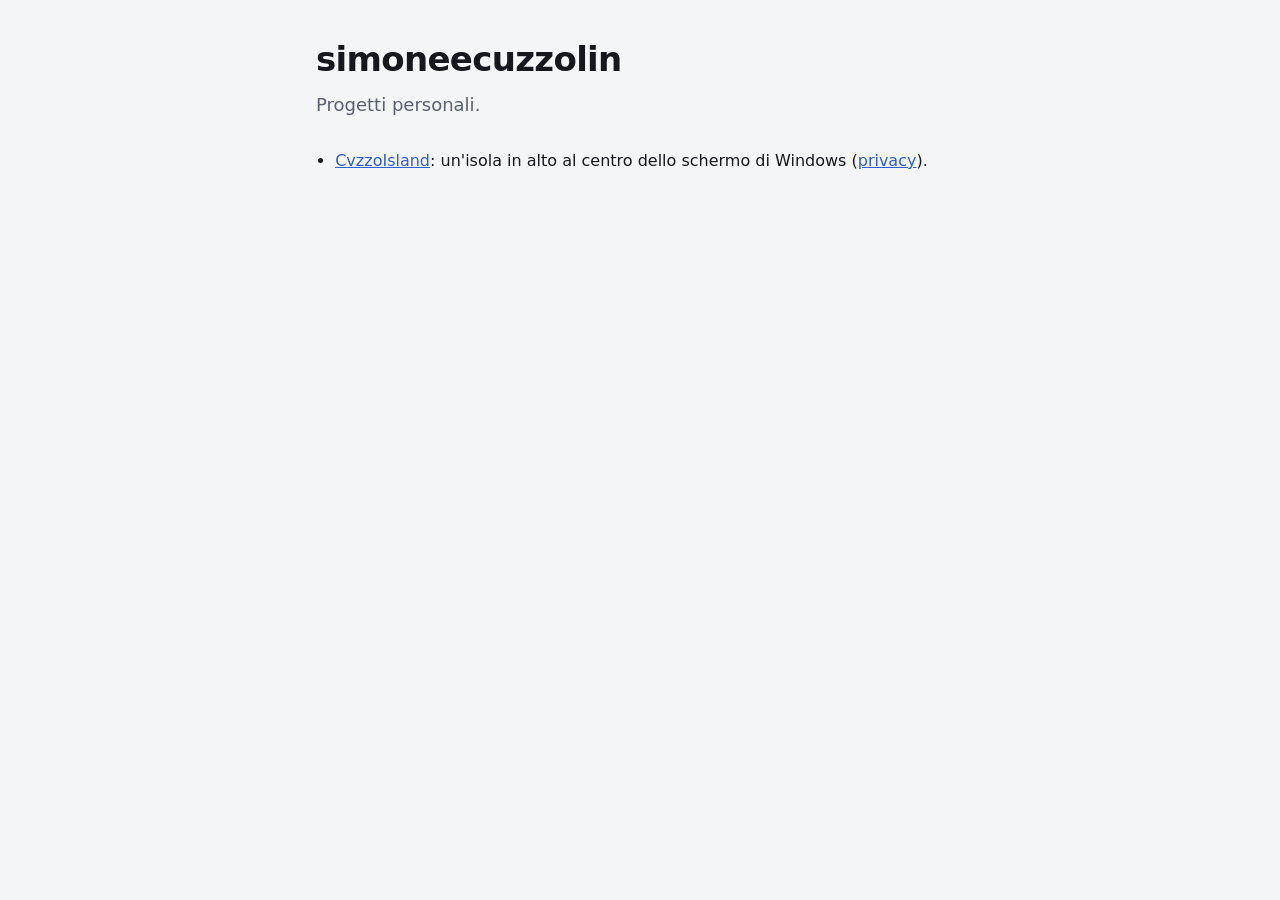
<file: index.html>
<!doctype html>
<html lang="it">
<head>
<meta charset="utf-8">
<meta name="viewport" content="width=device-width, initial-scale=1">
<title>simoneecuzzolin</title>
<link rel="stylesheet" href="cvzzoisland/style.css">
</head>
<body>
<main>
  <h1>simoneecuzzolin</h1>
  <p class="lead">Progetti personali.</p>
  <ul>
    <li><a href="cvzzoisland/">CvzzoIsland</a>: un'isola in alto al centro dello schermo di Windows (<a href="cvzzoisland/privacy.html">privacy</a>).</li>
  </ul>
</main>
</body>
</html>
</file>
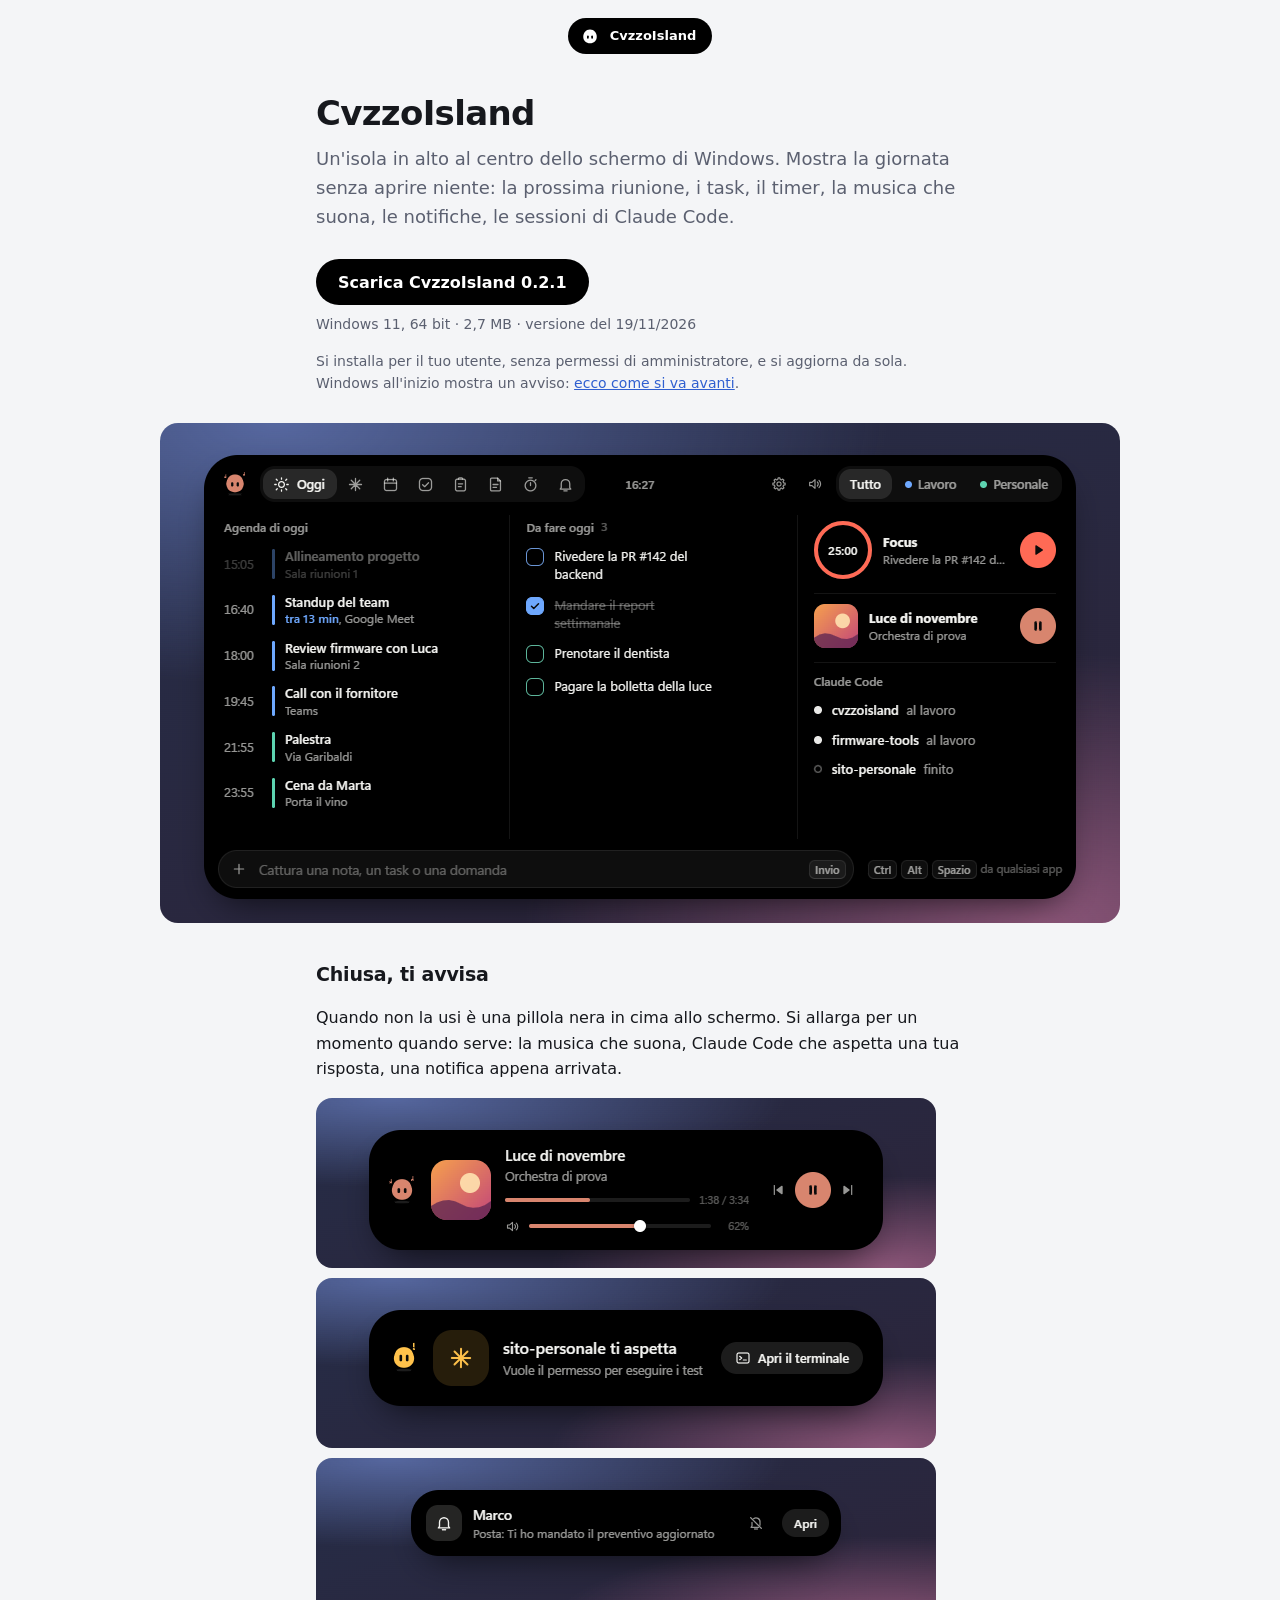
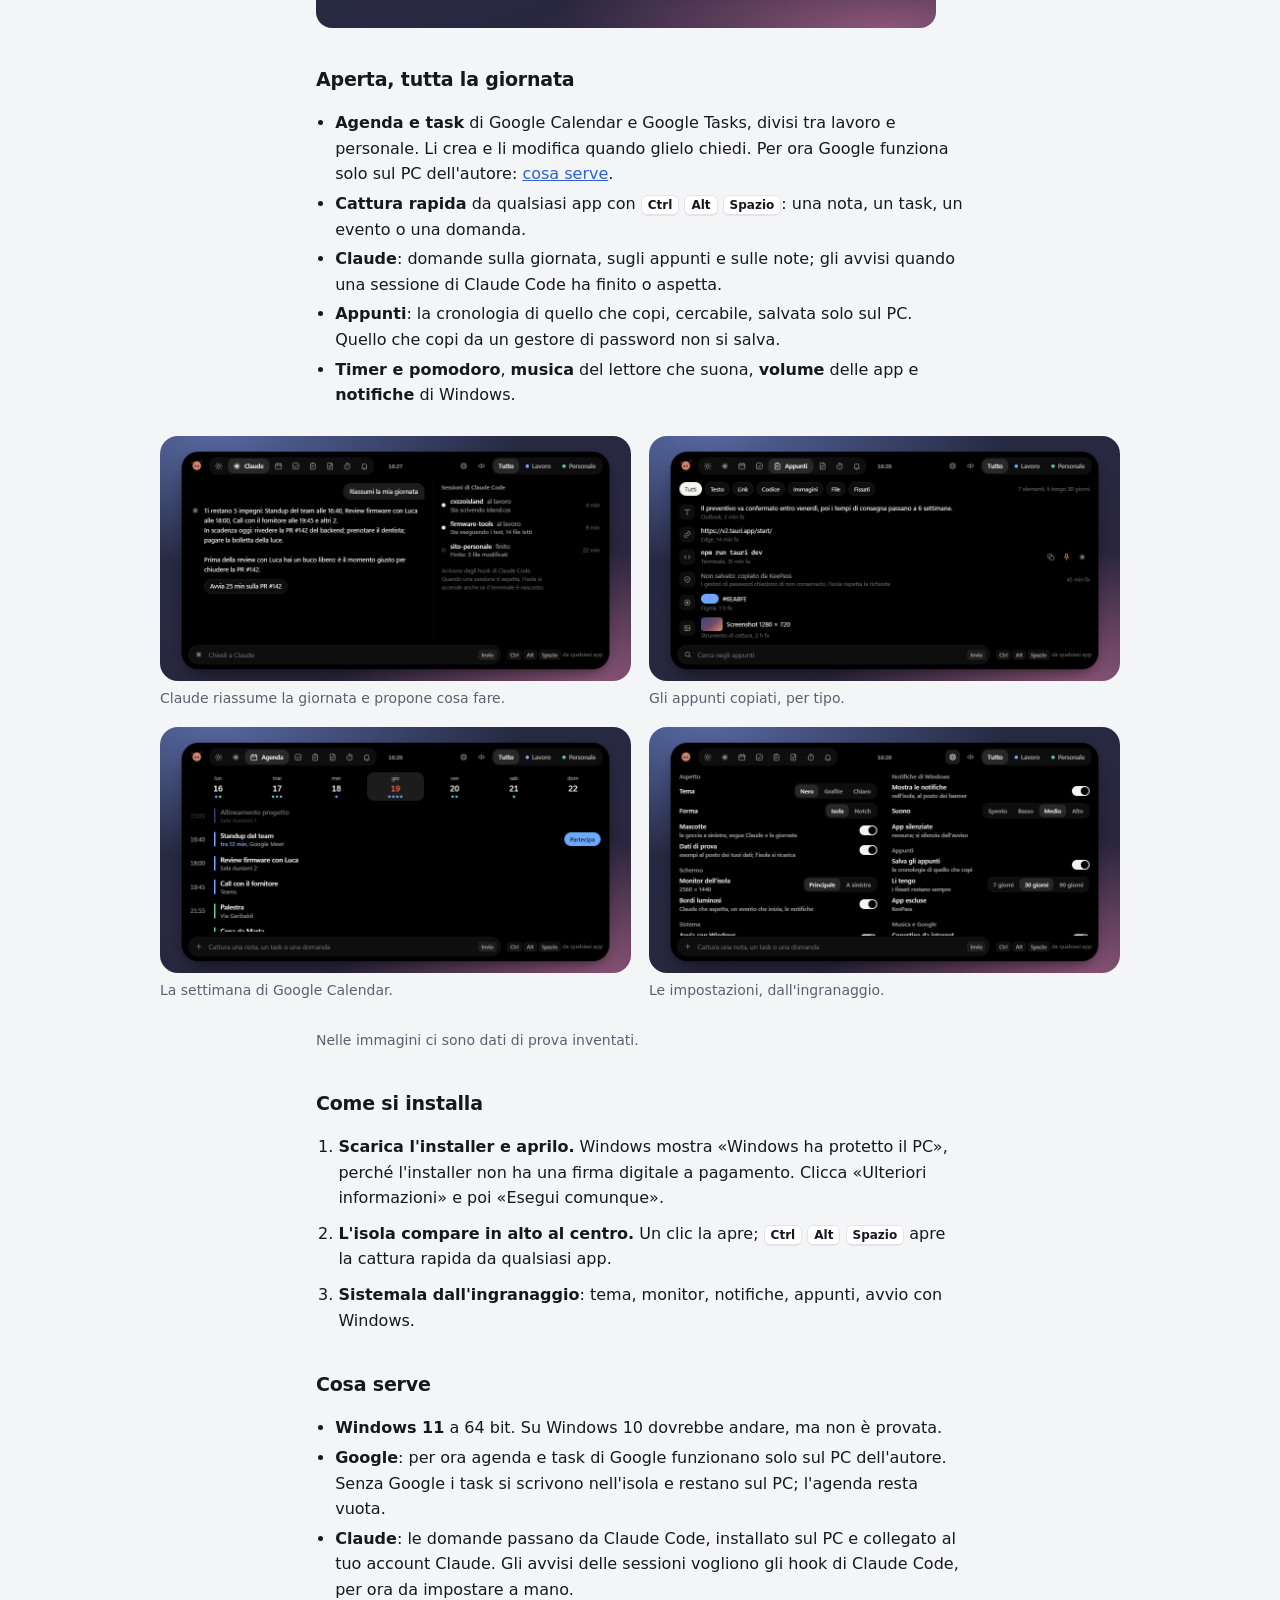
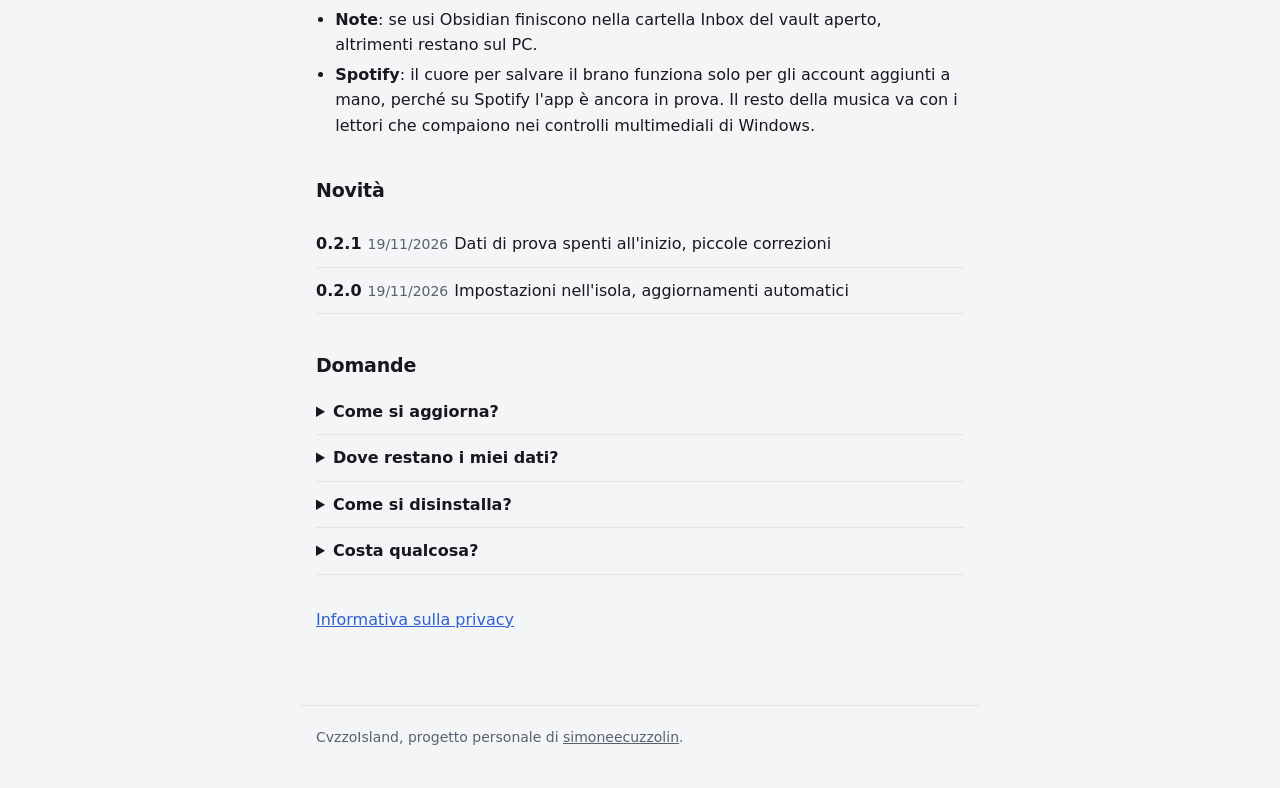
<file: cvzzoisland/index.html>
<!doctype html>
<html lang="it">
<head>
<meta charset="utf-8">
<meta name="viewport" content="width=device-width, initial-scale=1">
<title>CvzzoIsland</title>
<meta name="description" content="CvzzoIsland: un'isola in alto al centro dello schermo di Windows con agenda, task, appunti, timer, musica, notifiche e Claude.">
<link rel="stylesheet" href="style.css">
</head>
<body>
<div class="top"><span class="pill"><svg viewBox="0 0 32 32" aria-hidden="true"><path d="M16 5.5c6.6 0 10.8 5.4 10.8 11.6S22.2 27.5 16 27.5 5.2 23.3 5.2 17.1 9.4 5.5 16 5.5z" fill="#fff"/><rect x="11.2" y="15.1" width="2.8" height="5.2" rx="1.4" fill="#000"/><rect x="18" y="15.1" width="2.8" height="5.2" rx="1.4" fill="#000"/></svg>CvzzoIsland</span></div>
<main>
  <h1>CvzzoIsland</h1>
  <p class="lead">Un'isola in alto al centro dello schermo di Windows. Mostra la giornata senza aprire niente: la prossima riunione, i task, il timer, la musica che suona, le notifiche, le sessioni di Claude Code.</p>
  <div class="dl">
  <!-- scarica -->
  <a class="btn" href="updates/CvzzoIsland_0.2.1_x64-setup.exe">Scarica CvzzoIsland 0.2.1</a>
  <p class="dl-meta">Windows 11, 64 bit &middot; 2,7 MB &middot; versione del 19/11/2026</p>
  <!-- /scarica -->
  </div>
  <p class="note">Si installa per il tuo utente, senza permessi di amministratore, e si aggiorna da sola. Windows all'inizio mostra un avviso: <a href="#installare">ecco come si va avanti</a>.</p>

  <figure class="wide"><img src="img/oggi.png" width="960" height="500" alt="L'isola aperta sulla scheda Oggi: agenda, task, timer, musica e sessioni di Claude Code"></figure>

  <h2>Chiusa, ti avvisa</h2>
  <p>Quando non la usi è una pillola nera in cima allo schermo. Si allarga per un momento quando serve: la musica che suona, Claude Code che aspetta una tua risposta, una notifica appena arrivata.</p>
  <div class="peeks">
    <img src="img/chiusa-musica.png" width="620" height="170" alt="Isola chiusa con il brano che suona, il minutaggio e il volume del lettore" loading="lazy">
    <img src="img/chiusa-claude.png" width="620" height="170" alt="Isola chiusa: una sessione di Claude Code aspetta un permesso" loading="lazy">
    <img src="img/chiusa-avviso.png" width="620" height="170" alt="Isola chiusa con una notifica di Windows" loading="lazy">
  </div>

  <h2>Aperta, tutta la giornata</h2>
  <ul>
    <li><strong>Agenda e task</strong> di Google Calendar e Google Tasks, divisi tra lavoro e personale. Li crea e li modifica quando glielo chiedi. Per ora Google funziona solo sul PC dell'autore: <a href="#serve">cosa serve</a>.</li>
    <li><strong>Cattura rapida</strong> da qualsiasi app con <kbd>Ctrl</kbd> <kbd>Alt</kbd> <kbd>Spazio</kbd>: una nota, un task, un evento o una domanda.</li>
    <li><strong>Claude</strong>: domande sulla giornata, sugli appunti e sulle note; gli avvisi quando una sessione di Claude Code ha finito o aspetta.</li>
    <li><strong>Appunti</strong>: la cronologia di quello che copi, cercabile, salvata solo sul PC. Quello che copi da un gestore di password non si salva.</li>
    <li><strong>Timer e pomodoro</strong>, <strong>musica</strong> del lettore che suona, <strong>volume</strong> delle app e <strong>notifiche</strong> di Windows.</li>
  </ul>
  <div class="wide shots">
    <figure><a href="img/claude.png"><img src="img/claude.png" width="960" height="500" alt="Scheda Claude: il riassunto della giornata e le sessioni di Claude Code" loading="lazy"></a><figcaption>Claude riassume la giornata e propone cosa fare.</figcaption></figure>
    <figure><a href="img/appunti.png"><img src="img/appunti.png" width="960" height="500" alt="Scheda Appunti: testi, link, codice, colori e immagini copiati" loading="lazy"></a><figcaption>Gli appunti copiati, per tipo.</figcaption></figure>
    <figure><a href="img/agenda.png"><img src="img/agenda.png" width="960" height="500" alt="Scheda Agenda: la settimana e gli impegni del giorno" loading="lazy"></a><figcaption>La settimana di Google Calendar.</figcaption></figure>
    <figure><a href="img/impostazioni.png"><img src="img/impostazioni.png" width="960" height="500" alt="Pagina Impostazioni: aspetto, schermo, notifiche, appunti, sistema" loading="lazy"></a><figcaption>Le impostazioni, dall'ingranaggio.</figcaption></figure>
  </div>
  <p class="note">Nelle immagini ci sono dati di prova inventati.</p>

  <h2 id="installare">Come si installa</h2>
  <ol class="steps">
    <li><strong>Scarica l'installer e aprilo.</strong> Windows mostra «Windows ha protetto il PC», perché l'installer non ha una firma digitale a pagamento. Clicca «Ulteriori informazioni» e poi «Esegui comunque».</li>
    <li><strong>L'isola compare in alto al centro.</strong> Un clic la apre; <kbd>Ctrl</kbd> <kbd>Alt</kbd> <kbd>Spazio</kbd> apre la cattura rapida da qualsiasi app.</li>
    <li><strong>Sistemala dall'ingranaggio</strong>: tema, monitor, notifiche, appunti, avvio con Windows.</li>
  </ol>

  <h2 id="serve">Cosa serve</h2>
  <ul>
    <li><strong>Windows 11</strong> a 64 bit. Su Windows 10 dovrebbe andare, ma non è provata.</li>
    <li><strong>Google</strong>: per ora agenda e task di Google funzionano solo sul PC dell'autore. Senza Google i task si scrivono nell'isola e restano sul PC; l'agenda resta vuota.</li>
    <li><strong>Claude</strong>: le domande passano da Claude Code, installato sul PC e collegato al tuo account Claude. Gli avvisi delle sessioni vogliono gli hook di Claude Code, per ora da impostare a mano.</li>
    <li><strong>Note</strong>: se usi Obsidian finiscono nella cartella Inbox del vault aperto, altrimenti restano sul PC.</li>
    <li><strong>Spotify</strong>: il cuore per salvare il brano funziona solo per gli account aggiunti a mano, perché su Spotify l'app è ancora in prova. Il resto della musica va con i lettori che compaiono nei controlli multimediali di Windows.</li>
  </ul>

  <h2>Novità</h2>
  <ul class="nov">
    <!-- novita -->
    <li><b>0.2.1</b><span class="when">19/11/2026</span>Dati di prova spenti all&#39;inizio, piccole correzioni</li>
    <li><b>0.2.0</b><span class="when">19/11/2026</span>Impostazioni nell&#39;isola, aggiornamenti automatici</li>
    <!-- /novita -->
  </ul>

  <h2>Domande</h2>
  <details>
    <summary>Come si aggiorna?</summary>
    <p>Da sola: controlla un minuto e mezzo dopo l'avvio e poi ogni 6 ore. Quando c'è una versione nuova lo dice, e la installa solo se clicchi «Installa». Si controlla anche a mano, dalle Impostazioni.</p>
  </details>
  <details>
    <summary>Dove restano i miei dati?</summary>
    <p>Sul PC: in <code>%APPDATA%\CvzzoIsland</code>, e gli accessi a Google e Spotify nel Gestore credenziali di Windows. Non c'è un server di CvzzoIsland. I dettagli sono nell'<a href="privacy.html">informativa sulla privacy</a>.</p>
  </details>
  <details>
    <summary>Come si disinstalla?</summary>
    <p>Impostazioni di Windows, App, App installate, CvzzoIsland, Disinstalla. La cartella <code>%APPDATA%\CvzzoIsland</code> resta: cancellala a mano se non ti serve più.</p>
  </details>
  <details>
    <summary>Costa qualcosa?</summary>
    <p>No. È un progetto personale, senza pubblicità e senza account suoi.</p>
  </details>

  <p class="links"><a href="privacy.html">Informativa sulla privacy</a></p>
</main>
<footer>CvzzoIsland, progetto personale di <a href="https://github.com/simoneecuzzolin">simoneecuzzolin</a>.</footer>
</body>
</html>
</file>
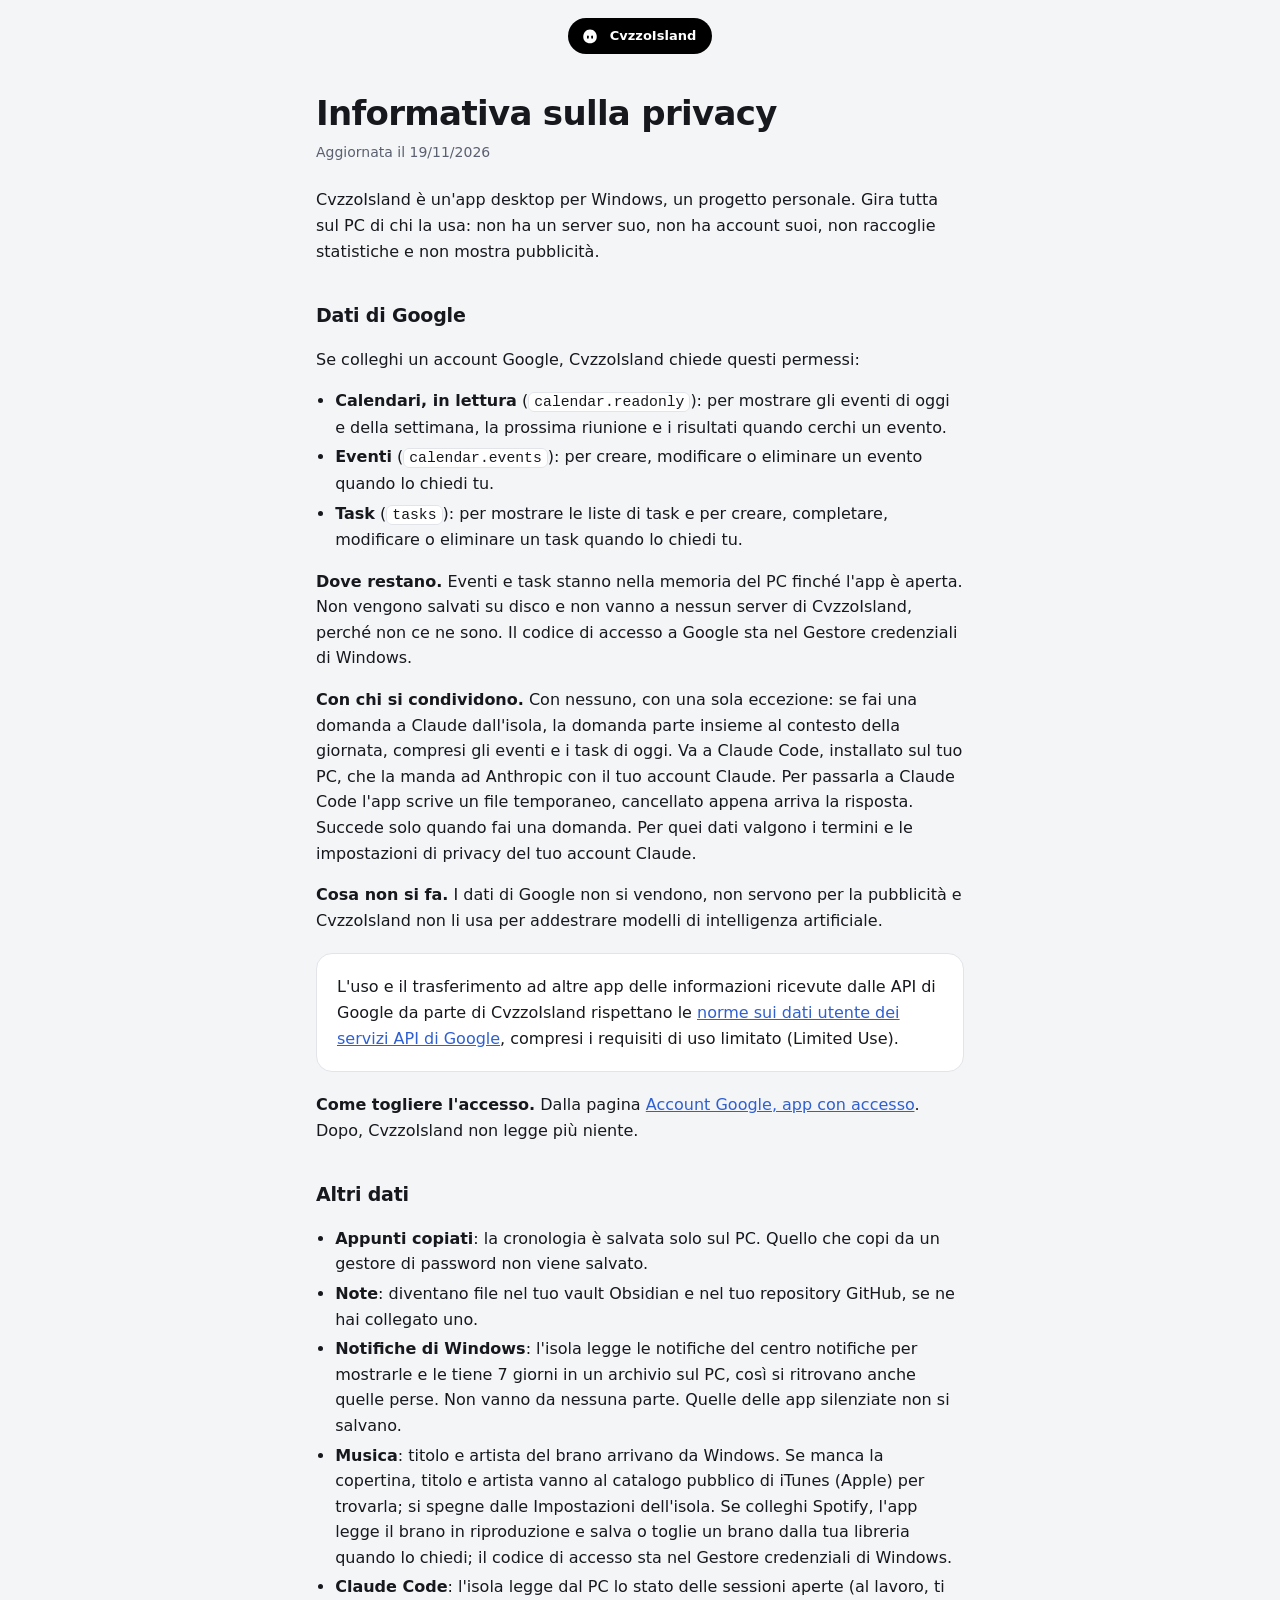
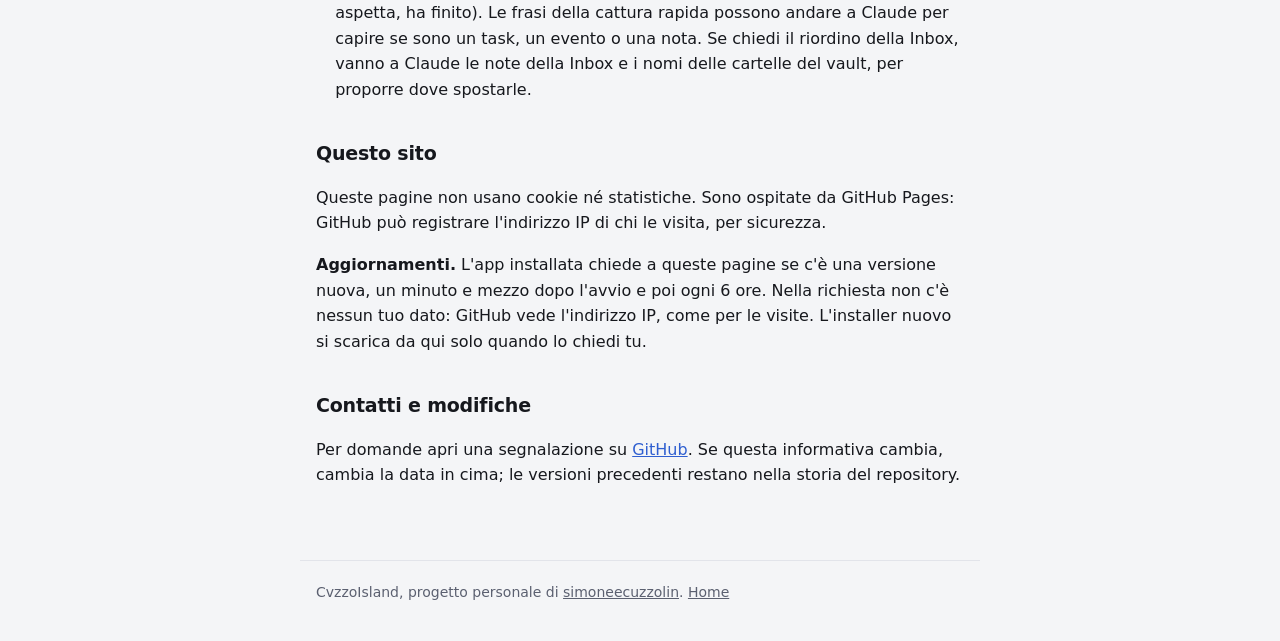
<file: cvzzoisland/privacy.html>
<!doctype html>
<html lang="it">
<head>
<meta charset="utf-8">
<meta name="viewport" content="width=device-width, initial-scale=1">
<title>Privacy di CvzzoIsland</title>
<meta name="description" content="Informativa sulla privacy di CvzzoIsland: quali dati usa, dove restano, con chi li condivide.">
<link rel="stylesheet" href="style.css">
</head>
<body>
<div class="top"><a class="pill" href="./"><svg viewBox="0 0 32 32" aria-hidden="true"><path d="M16 5.5c6.6 0 10.8 5.4 10.8 11.6S22.2 27.5 16 27.5 5.2 23.3 5.2 17.1 9.4 5.5 16 5.5z" fill="#fff"/><rect x="11.2" y="15.1" width="2.8" height="5.2" rx="1.4" fill="#000"/><rect x="18" y="15.1" width="2.8" height="5.2" rx="1.4" fill="#000"/></svg>CvzzoIsland</a></div>
<main>
  <h1>Informativa sulla privacy</h1>
  <p class="meta">Aggiornata il 19/11/2026</p>
  <p>CvzzoIsland è un'app desktop per Windows, un progetto personale. Gira tutta sul PC di chi la usa: non ha un server suo, non ha account suoi, non raccoglie statistiche e non mostra pubblicità.</p>

  <h2>Dati di Google</h2>
  <p>Se colleghi un account Google, CvzzoIsland chiede questi permessi:</p>
  <ul>
    <li><strong>Calendari, in lettura</strong> (<code>calendar.readonly</code>): per mostrare gli eventi di oggi e della settimana, la prossima riunione e i risultati quando cerchi un evento.</li>
    <li><strong>Eventi</strong> (<code>calendar.events</code>): per creare, modificare o eliminare un evento quando lo chiedi tu.</li>
    <li><strong>Task</strong> (<code>tasks</code>): per mostrare le liste di task e per creare, completare, modificare o eliminare un task quando lo chiedi tu.</li>
  </ul>
  <p><strong>Dove restano.</strong> Eventi e task stanno nella memoria del PC finché l'app è aperta. Non vengono salvati su disco e non vanno a nessun server di CvzzoIsland, perché non ce ne sono. Il codice di accesso a Google sta nel Gestore credenziali di Windows.</p>
  <p><strong>Con chi si condividono.</strong> Con nessuno, con una sola eccezione: se fai una domanda a Claude dall'isola, la domanda parte insieme al contesto della giornata, compresi gli eventi e i task di oggi. Va a Claude Code, installato sul tuo PC, che la manda ad Anthropic con il tuo account Claude. Per passarla a Claude Code l'app scrive un file temporaneo, cancellato appena arriva la risposta. Succede solo quando fai una domanda. Per quei dati valgono i termini e le impostazioni di privacy del tuo account Claude.</p>
  <p><strong>Cosa non si fa.</strong> I dati di Google non si vendono, non servono per la pubblicità e CvzzoIsland non li usa per addestrare modelli di intelligenza artificiale.</p>
  <div class="box">
    <p>L'uso e il trasferimento ad altre app delle informazioni ricevute dalle API di Google da parte di CvzzoIsland rispettano le <a href="https://developers.google.com/terms/api-services-user-data-policy">norme sui dati utente dei servizi API di Google</a>, compresi i requisiti di uso limitato (Limited Use).</p>
  </div>
  <p><strong>Come togliere l'accesso.</strong> Dalla pagina <a href="https://myaccount.google.com/permissions">Account Google, app con accesso</a>. Dopo, CvzzoIsland non legge più niente.</p>

  <h2>Altri dati</h2>
  <ul>
    <li><strong>Appunti copiati</strong>: la cronologia è salvata solo sul PC. Quello che copi da un gestore di password non viene salvato.</li>
    <li><strong>Note</strong>: diventano file nel tuo vault Obsidian e nel tuo repository GitHub, se ne hai collegato uno.</li>
    <li><strong>Notifiche di Windows</strong>: l'isola legge le notifiche del centro notifiche per mostrarle e le tiene 7 giorni in un archivio sul PC, così si ritrovano anche quelle perse. Non vanno da nessuna parte. Quelle delle app silenziate non si salvano.</li>
    <li><strong>Musica</strong>: titolo e artista del brano arrivano da Windows. Se manca la copertina, titolo e artista vanno al catalogo pubblico di iTunes (Apple) per trovarla; si spegne dalle Impostazioni dell'isola. Se colleghi Spotify, l'app legge il brano in riproduzione e salva o toglie un brano dalla tua libreria quando lo chiedi; il codice di accesso sta nel Gestore credenziali di Windows.</li>
    <li><strong>Claude Code</strong>: l'isola legge dal PC lo stato delle sessioni aperte (al lavoro, ti aspetta, ha finito). Le frasi della cattura rapida possono andare a Claude per capire se sono un task, un evento o una nota. Se chiedi il riordino della Inbox, vanno a Claude le note della Inbox e i nomi delle cartelle del vault, per proporre dove spostarle.</li>
  </ul>

  <h2>Questo sito</h2>
  <p>Queste pagine non usano cookie né statistiche. Sono ospitate da GitHub Pages: GitHub può registrare l'indirizzo IP di chi le visita, per sicurezza.</p>
  <p><strong>Aggiornamenti.</strong> L'app installata chiede a queste pagine se c'è una versione nuova, un minuto e mezzo dopo l'avvio e poi ogni 6 ore. Nella richiesta non c'è nessun tuo dato: GitHub vede l'indirizzo IP, come per le visite. L'installer nuovo si scarica da qui solo quando lo chiedi tu.</p>

  <h2>Contatti e modifiche</h2>
  <p>Per domande apri una segnalazione su <a href="https://github.com/simoneecuzzolin/simoneecuzzolin.github.io/issues">GitHub</a>. Se questa informativa cambia, cambia la data in cima; le versioni precedenti restano nella storia del repository.</p>
</main>
<footer>CvzzoIsland, progetto personale di <a href="https://github.com/simoneecuzzolin">simoneecuzzolin</a>. <a href="./">Home</a></footer>
</body>
</html>
</file>
<file: cvzzoisland/style.css>
:root {
  --bg: #f4f5f7;
  --card: #ffffff;
  --fg: #16181d;
  --fg2: #5b6070;
  --line: #e2e4ea;
  --pill: #000000;
  --link: #2f5fd0;
}
@media (prefers-color-scheme: dark) {
  :root {
    --bg: #0d0e11;
    --card: #16181d;
    --fg: #eef0f4;
    --fg2: #9aa0ad;
    --line: #262932;
    --pill: #000000;
    --link: #8fb0ff;
  }
}
* { box-sizing: border-box; }
html { -webkit-text-size-adjust: 100%; }
body {
  margin: 0;
  background: var(--bg);
  color: var(--fg);
  font: 16px/1.6 "Segoe UI Variable Text", "Segoe UI", system-ui, -apple-system, sans-serif;
}
.top { display: flex; justify-content: center; padding: 18px 16px 0; }
.pill {
  display: inline-flex; align-items: center; gap: 10px;
  height: 36px; padding: 0 16px 0 12px; border-radius: 18px;
  background: var(--pill); color: #fff; font-size: 13px; font-weight: 600;
  text-decoration: none;
}
.pill svg { width: 20px; height: 20px; display: block; }
main { max-width: 680px; margin: 0 auto; padding: 40px 16px 56px; }
h1 { font-size: 34px; line-height: 1.15; letter-spacing: -.02em; margin: 0 0 12px; }
h2 { font-size: 19px; letter-spacing: -.01em; margin: 36px 0 8px; }
p, li { color: var(--fg); }
.lead { font-size: 18px; color: var(--fg2); margin: 0 0 28px; }
.meta { color: var(--fg2); font-size: 14px; margin: -4px 0 24px; }
ul { padding-left: 1.2em; }
li { margin: 4px 0; }
a { color: var(--link); }
code { font-size: .92em; background: var(--card); border: 1px solid var(--line); border-radius: 6px; padding: 1px 5px; }
.box { background: var(--card); border: 1px solid var(--line); border-radius: 16px; padding: 4px 20px; margin: 20px 0; }
footer { max-width: 680px; margin: 0 auto; padding: 20px 16px 40px; border-top: 1px solid var(--line); color: var(--fg2); font-size: 14px; }
footer a { color: inherit; }

/* pagina con le schermate e il pulsante Scarica (19/11/2026) */
img { max-width: 100%; height: auto; display: block; }
figure { margin: 0; }
.dl { display: flex; flex-wrap: wrap; align-items: center; gap: 8px 16px; margin: 0 0 10px; }
.btn { display: inline-flex; align-items: center; height: 46px; padding: 0 22px; border-radius: 23px; background: var(--pill); color: #fff; font-size: 16px; font-weight: 600; text-decoration: none; }
.btn:hover { opacity: .88; }
@media (prefers-color-scheme: dark) { .btn { background: #fff; color: #000; } }
.dl-meta { margin: 0; color: var(--fg2); font-size: 14px; }
.note { color: var(--fg2); font-size: 14px; }
/* le schermate larghe escono dalla colonna del testo, fino a 960 px */
.wide { margin: 28px calc(50% - min(480px, 50vw - 16px)); }
.wide > img, .shots img { border-radius: 18px; }
.peeks { display: grid; gap: 10px; margin: 16px 0; }
.peeks img { width: 100%; max-width: 620px; border-radius: 16px; }
.shots { display: grid; grid-template-columns: 1fr 1fr; gap: 18px; }
@media (max-width: 720px) { .shots { grid-template-columns: 1fr; } }
figcaption { margin-top: 6px; color: var(--fg2); font-size: 14px; }
kbd { padding: 2px 6px; border: 1px solid var(--line); border-bottom-width: 2px; border-radius: 6px; background: var(--card); font: 600 12px/1.4 "Segoe UI", system-ui, sans-serif; }
.steps { padding-left: 1.4em; }
.steps li { margin: 10px 0; }
.nov { list-style: none; padding: 0; }
.nov li { margin: 0; padding: 10px 0; border-bottom: 1px solid var(--line); }
.nov .when { margin: 0 6px; color: var(--fg2); font-size: 14px; }
details { padding: 10px 0; border-bottom: 1px solid var(--line); }
summary { cursor: pointer; font-weight: 600; }
details p { margin: 8px 0 4px; color: var(--fg2); }
.links { margin-top: 32px; }
</file>
